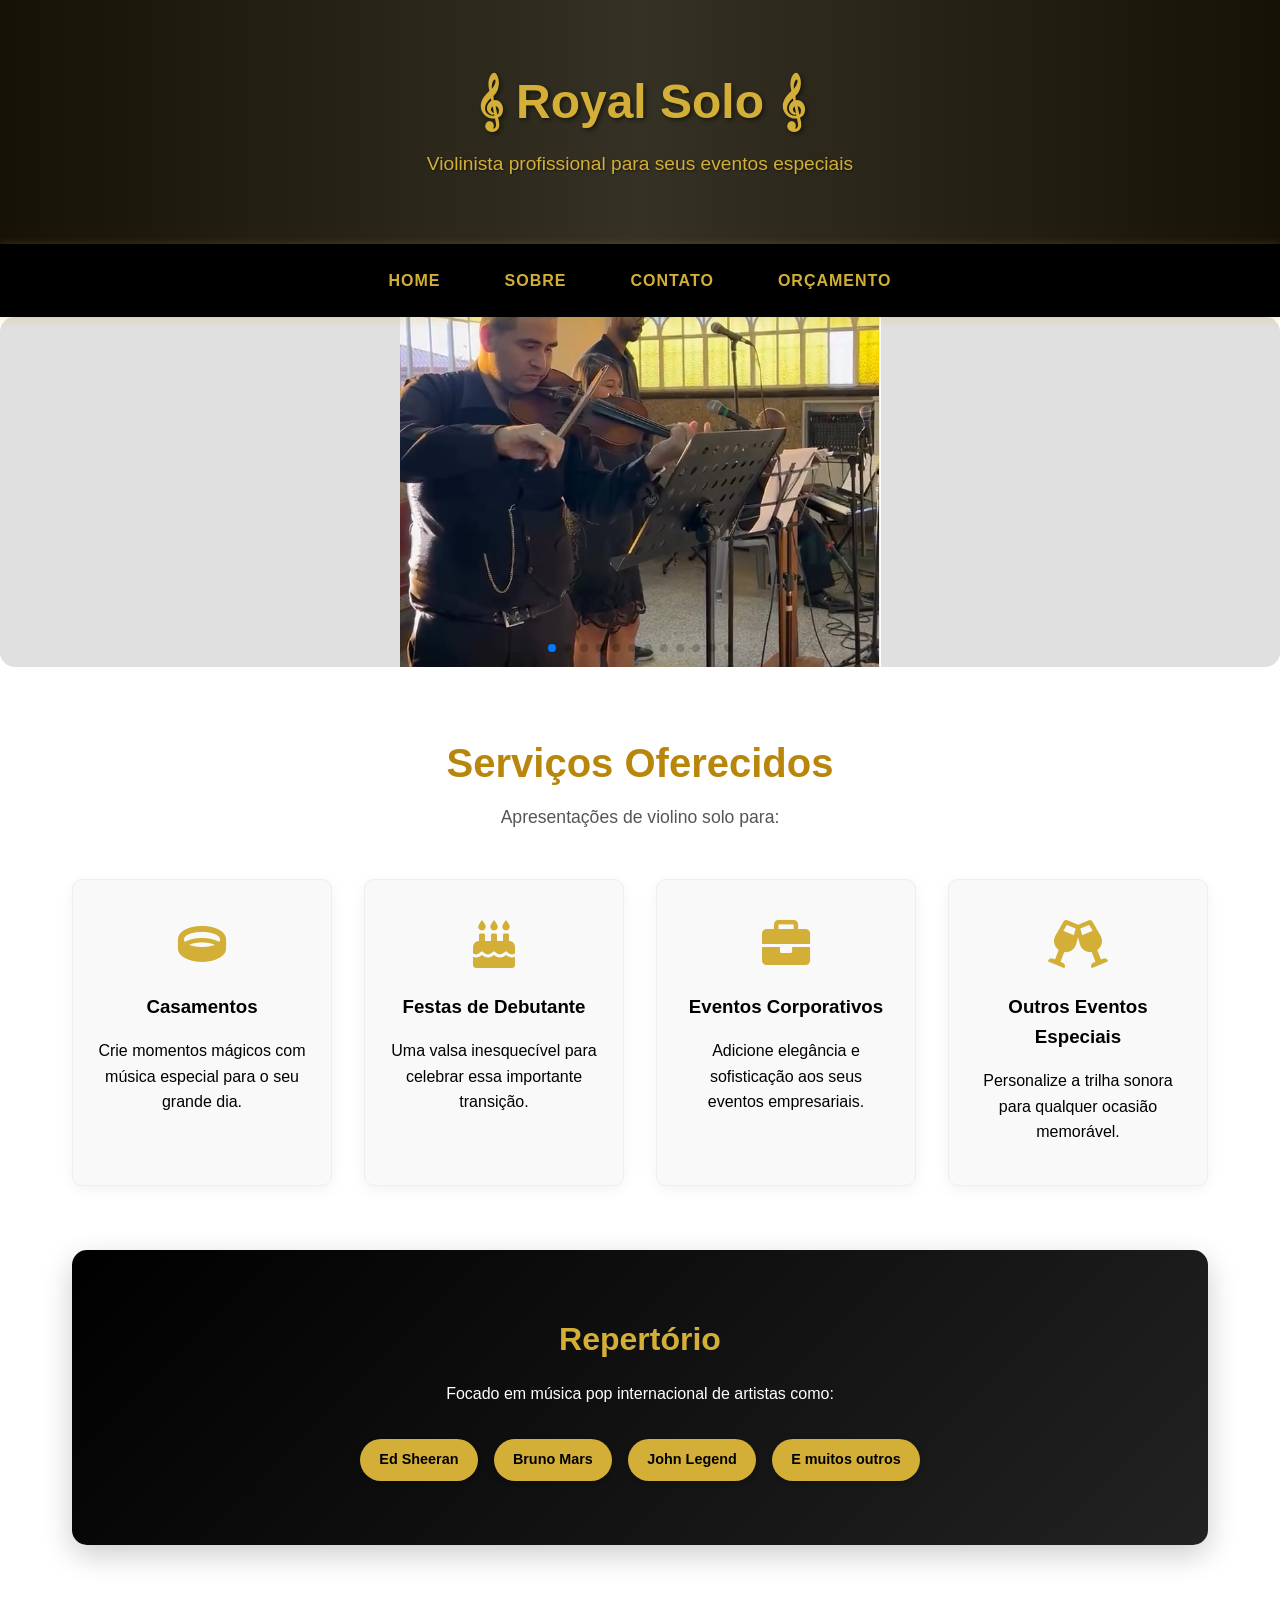
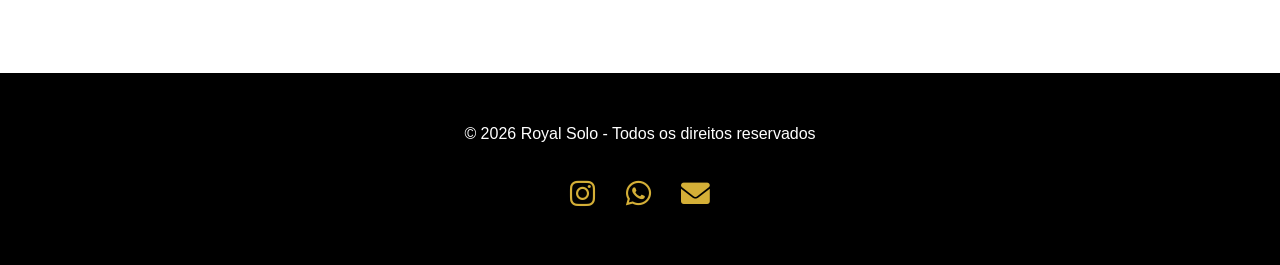
<file: App/index.html>
<!DOCTYPE html>
<html lang="pt-BR">
<head>
    <meta charset="UTF-8">
    <meta name="viewport" content="width=device-width, initial-scale=1.0">
    <title>Royal Solo - Violinista para Eventos</title>
    <meta name="description" content="Violinista profissional para casamentos, festas de debutante e eventos corporativos. Transforme seu evento com a elegância do violino solo.">
    <meta name="keywords" content="violinista, violino, música para casamento, evento corporativo, festa de debutante, músico para eventos, Royal Solo">

    <!-- Open Graph / Facebook -->
    <meta property="og:type" content="website">
    <meta property="og:url" content="https://royal-solo.filipe-deabreu.com/">
    <meta property="og:title" content="Royal Solo - Violinista para Eventos">
    <meta property="og:description" content="Música de violino solo para tornar seu evento inesquecível.">
    <meta property="og:image" content="https://royal-solo.filipe-deabreu.com/imagens/imagem1.png">

    <!-- Twitter -->
    <meta property="twitter:card" content="summary_large_image">
    <meta property="twitter:url" content="https://royal-solo.filipe-deabreu.com/">
    <meta property="twitter:title" content="Royal Solo - Violinista para Eventos">
    <meta property="twitter:description" content="Música de violino solo para tornar seu evento inesquecível.">
    <meta property="twitter:image" content="https://royal-solo.filipe-deabreu.com/imagens/imagem1.png">

    <link rel="stylesheet" href="https://cdnjs.cloudflare.com/ajax/libs/font-awesome/6.0.0-beta3/css/all.min.css">
    <link rel="stylesheet" href="https://cdn.jsdelivr.net/npm/swiper@9/swiper-bundle.min.css" />
    <link rel="stylesheet" href="style.css">
</head>

<body>
    <header>
        <h1>&#x1D11E; Royal Solo &#x1D11E;</h1>
        <p>Violinista profissional para seus eventos especiais</p>
    </header>

    <nav>
        <a href="/index">Home</a>
        <a href="/sobre">Sobre</a>
        <a href="/contato">Contato</a>
        <a href="/orcamento">Orçamento</a>
    </nav>

    <!-- Carrossel de imagens (espaço reservado) -->
    <div class="swiper-container">
        <div class="swiper-wrapper">
            <div class="swiper-slide"><img src="imagens/imagem1.png"  alt="Imagem 1">   </div>
            <div class="swiper-slide"><img src="imagens/imagem2.png"  alt="Imagem 2">   </div>
            <div class="swiper-slide"><img src="imagens/imagem3.png"  alt="Imagem 3">   </div>
            <div class="swiper-slide"><img src="imagens/imagem4.png"  alt="Imagem 4">   </div>
            <div class="swiper-slide"><img src="imagens/imagem5.png"  alt="Imagem 5">   </div>
            <div class="swiper-slide"><img src="imagens/imagem6.png"  alt="Imagem 6">   </div>
            <div class="swiper-slide"><img src="imagens/imagem7.png"  alt="Imagem 7">   </div>
            <div class="swiper-slide"><img src="imagens/imagem8.png"  alt="Imagem 8">   </div>
            <div class="swiper-slide"><img src="imagens/imagem9.png"  alt="Imagem 9">   </div>
            <div class="swiper-slide"><img src="imagens/imagem10.png" alt="Imagem 10">  </div>
            <div class="swiper-slide"><img src="imagens/imagem11.png" alt="Imagem 11">  </div>
            <div class="swiper-slide"><img src="imagens/imagem12.png" alt="Imagem 12">  </div>
        </div>
        <div class="swiper-pagination"></div>
    </div>

    <section class="main-content">
        <h2 class="section-title">Serviços Oferecidos</h2>
        <p class="section-description">Apresentações de violino solo para:</p>
        <div class="services-grid">
            <div class="service-card">
                <i class="fas fa-ring service-icon"></i>
                <h3>Casamentos</h3>
                <p>Crie momentos mágicos com música especial para o seu grande dia.</p>
            </div>
            <div class="service-card">
                <i class="fas fa-birthday-cake service-icon"></i>
                <h3>Festas de Debutante</h3>
                <p>Uma valsa inesquecível para celebrar essa importante transição.</p>
            </div>
            <div class="service-card">
                <i class="fas fa-briefcase service-icon"></i>
                <h3>Eventos Corporativos</h3>
                <p>Adicione elegância e sofisticação aos seus eventos empresariais.</p>
            </div>
            <div class="service-card">
                <i class="fas fa-glass-cheers service-icon"></i>
                <h3>Outros Eventos Especiais</h3>
                <p>Personalize a trilha sonora para qualquer ocasião memorável.</p>
            </div>
        </div>

        <div class="repertoire">
            <h3>Repertório</h3>
            <p>Focado em música pop internacional de artistas como:</p>
            <div class="artists">
                <span class="artist-tag">Ed Sheeran</span>
                <span class="artist-tag">Bruno Mars</span>
                <span class="artist-tag">John Legend</span>
                <span class="artist-tag">E muitos outros</span>
            </div>
        </div>
    </section>

    <footer>
        <div class="footer-content">
            <p>&copy; 2026 Royal Solo - Todos os direitos reservados</p>
            <div class="social-links">
                <a href="https://www.instagram.com/filipe.royal.solo/" target="_blank"><i class="fab fa-instagram"></i></a>
                <a href="https://wa.me/5511971308155" target="_blank"><i class="fab fa-whatsapp"></i></a>
                <a href="mailto:contato@royalsolo.com"><i class="fas fa-envelope"></i></a>
            </div>
        </div>
    </footer>

    <script src="https://cdn.jsdelivr.net/npm/swiper@9/swiper-bundle.min.js"></script>
    <script>
        // Inicialização do carrossel
        const swiper = new Swiper('.swiper-container', {
            loop: true,
            autoplay: {
                delay: 3000,
                disableOnInteraction: false,
            },
            pagination: {
                el: '.swiper-pagination',
                clickable: true,
            },
        });

        // Efeito de rolagem suave (Corrigido para verificar se é uma âncora interna)
        document.querySelectorAll('nav a').forEach(anchor => {
            anchor.addEventListener('click', function(e) {
                const targetId = this.getAttribute('href');

                if(targetId.startsWith('#') && targetId !== '#') {
                    e.preventDefault();
                    document.querySelector(targetId).scrollIntoView({
                        behavior: 'smooth'
                    });
                }
            });
        });

        // Animação ao rolar a página
        window.addEventListener('scroll', () => {
            const scrollPosition = window.scrollY;
            document.querySelector('nav').style.boxShadow =
                scrollPosition > 10
                    ? '0 2px 15px rgba(212, 175, 55, 0.5)'
                    : '0 2px 10px rgba(212, 175, 55, 0.3)';
        });
    </script>
</body>
</html>
</file>
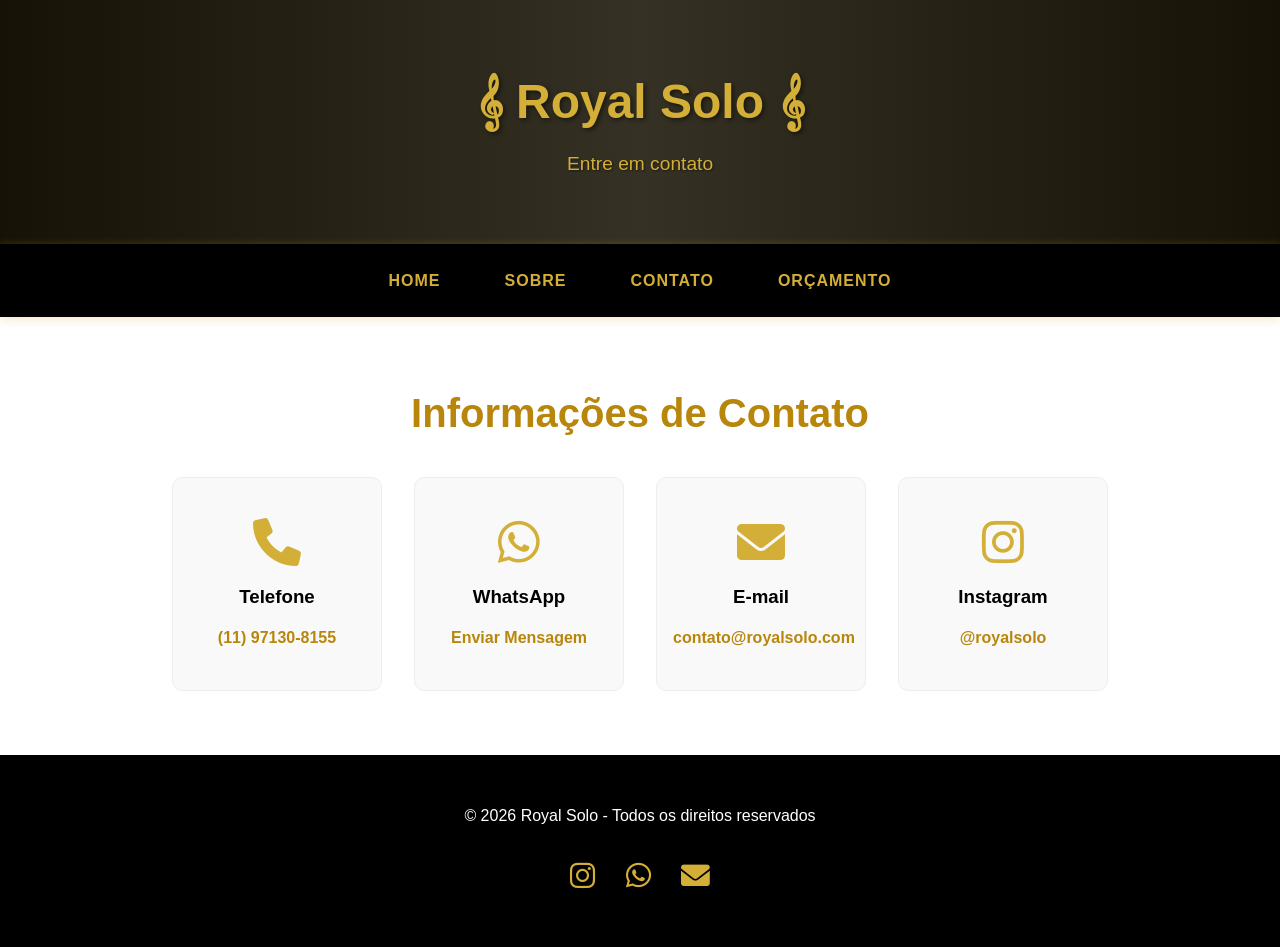
<file: App/contato.html>
<!DOCTYPE html>
<html lang="pt-BR">
<head>
    <meta charset="UTF-8">
    <meta name="viewport" content="width=device-width, initial-scale=1.0">
    <title>Contato - Royal Solo</title>
    <meta name="description" content="Entre em contato com o Royal Solo para contratar um violinista para seu evento. Peça um orçamento por WhatsApp, telefone ou e-mail.">
    <meta name="keywords" content="contato Royal Solo, orçamento violinista, contratar músico, telefone Royal Solo">

    <!-- Open Graph / Facebook -->
    <meta property="og:type" content="website">
    <meta property="og:url" content="https://royal-solo.filipe-deabreu.com/contato.html">
    <meta property="og:title" content="Contato - Royal Solo">
    <meta property="og:description" content="Fale com o Royal Solo e solicite um orçamento para seu evento.">
    <meta property="og:image" content="https://royal-solo.filipe-deabreu.com/imagens/imagem3.png">

    <!-- Twitter -->
    <meta property="twitter:card" content="summary_large_image">
    <meta property="twitter:url" content="https://royal-solo.filipe-deabreu.com/contato.html">
    <meta property="twitter:title" content="Contato - Royal Solo">
    <meta property="twitter:description" content="Fale com o Royal Solo e solicite um orçamento para seu evento.">
    <meta property="twitter:image" content="https://royal-solo.filipe-deabreu.com/imagens/imagem3.png">

    <link rel="stylesheet" href="https://cdnjs.cloudflare.com/ajax/libs/font-awesome/6.0.0-beta3/css/all.min.css">
    <link rel="stylesheet" href="style.css">
</head>
<body>
    <header>
        <h1>&#x1D11E; Royal Solo &#x1D11E;</h1>
        <p>Entre em contato</p>
    </header>

    <nav>
        <a href="/index">Home</a>
        <a href="/sobre">Sobre</a>
        <a href="/contato">Contato</a>
        <a href="/orcamento">Orçamento</a>
    </nav>


    <section class="contact-section">
        <h2 class="section-title">Informações de Contato</h2>
        <div class="contact-container">
            <div class="contact-card">
                <i class="fas fa-phone contact-icon"></i>
                <h3>Telefone</h3>
                <a href="tel:+5511971308155" class="contact-link">(11) 97130-8155 </a>
            </div>
            <div class="contact-card">
                <i class="fab fa-whatsapp contact-icon"></i>
                <h3>WhatsApp</h3>
                <a href="https://wa.me/5511971308155" class="contact-link" target="_blank">Enviar Mensagem</a>
            </div>
            <div class="contact-card">
                <i class="fas fa-envelope contact-icon"></i>
                <h3>E-mail</h3>
                <a href="mailto:contato@royalsolo.com" class="contact-link">contato@royalsolo.com</a>
            </div>
            <div class="contact-card">
                <i class="fab fa-instagram contact-icon"></i>
                <h3>Instagram</h3>
                <a href="https://www.instagram.com/filipe.royal.solo/" class="contact-link" target="_blank">@royalsolo</a>
            </div>
        </div>
    </section>

    <footer>
        <div class="footer-content">
            <p>&copy; 2026 Royal Solo - Todos os direitos reservados</p>
            <div class="social-links">
                <a href="https://www.instagram.com/filipe.royal.solo/" target="_blank"><i class="fab fa-instagram"></i></a>
                <a href="https://wa.me/5511971308155" target="_blank"><i class="fab fa-whatsapp"></i></a>
                <a href="mailto:contato@royalsolo.com"><i class="fas fa-envelope"></i></a>
            </div>
        </div>
    </footer>

    <script>
        // Efeito de rolagem suave
        document.querySelectorAll('nav a').forEach(anchor => {
            anchor.addEventListener('click', function(e) {
                const targetId = this.getAttribute('href');

                // Só impede o clique padrão e faz o scroll suave se for um link de ID (#)
                if(targetId.startsWith('#') && targetId !== '#') {
                    e.preventDefault();
                    document.querySelector(targetId).scrollIntoView({
                        behavior: 'smooth'
                    });
                }
            });
        });

        // Animação ao rolar a página
        window.addEventListener('scroll', () => {
            const scrollPosition = window.scrollY;
            document.querySelector('nav').style.boxShadow =
                scrollPosition > 10
                    ? '0 2px 15px rgba(212, 175, 55, 0.5)'
                    : '0 2px 10px rgba(212, 175, 55, 0.3)';
        });

        // Efeito hover nos cards de contato
        document.querySelectorAll('.contact-card').forEach(card => {
            card.addEventListener('mouseenter', () => {
                const icon = card.querySelector('.contact-icon');
                icon.style.transform = 'scale(1.2) rotate(5deg)';
                icon.style.color = 'var(--dark-gold)';
            });

            card.addEventListener('mouseleave', () => {
                const icon = card.querySelector('.contact-icon');
                icon.style.transform = 'scale(1) rotate(0)';
                icon.style.color = 'var(--gold)';
            });
        });
    </script>
</body>
</html>
</file>
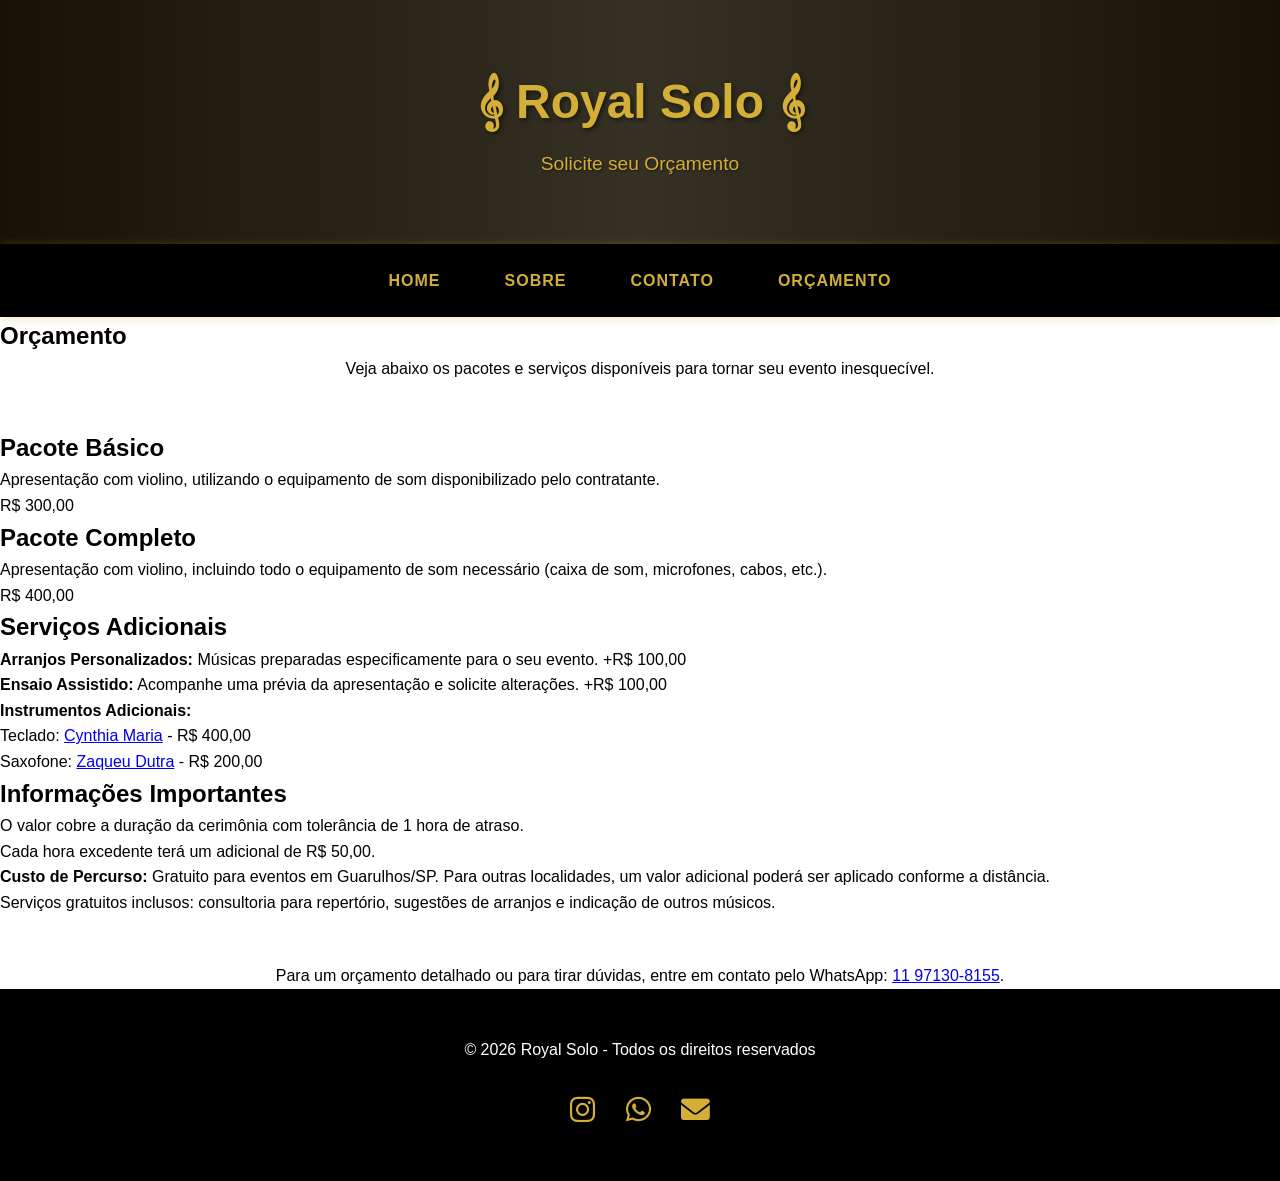
<file: App/orcamento.html>
<!DOCTYPE html>
<html lang="pt-BR">
<head>
    <meta charset="UTF-8">
    <meta name="viewport" content="width=device-width, initial-scale=1.0">
    <title>Orçamento - Royal Solo</title>
    <link rel="stylesheet" href="https://cdnjs.cloudflare.com/ajax/libs/font-awesome/6.0.0-beta3/css/all.min.css">
    <link rel="stylesheet" href="style.css">
</head>
<body>
    <header>
        <h1>&#x1D11E; Royal Solo &#x1D11E;</h1>
        <p>Solicite seu Orçamento</p>
    </header>

    <nav>
        <a href="/index">Home</a>
        <a href="/sobre">Sobre</a>
        <a href="/contato">Contato</a>
        <a href="/orcamento">Orçamento</a>
    </nav>

    <main>
        <section id="orcamento">
            <h1>Orçamento</h1>
            <p style="text-align: center; margin-bottom: 3rem;">Veja abaixo os pacotes e serviços disponíveis para tornar seu evento inesquecível.</p>

            <div class="pacote">
                <h2>Pacote Básico</h2>
                <p>Apresentação com violino, utilizando o equipamento de som disponibilizado pelo contratante.</p>
                <p class="preco">R$ 300,00</p>
            </div>

            <div class="pacote">
                <h2>Pacote Completo</h2>
                <p>Apresentação com violino, incluindo todo o equipamento de som necessário (caixa de som, microfones, cabos, etc.).</p>
                <p class="preco">R$ 400,00</p>
            </div>

            <h2>Serviços Adicionais</h2>
            <ul>
                <li><strong>Arranjos Personalizados:</strong> Músicas preparadas especificamente para o seu evento. <span>+R$ 100,00</span></li>
                <li><strong>Ensaio Assistido:</strong> Acompanhe uma prévia da apresentação e solicite alterações. <span>+R$ 100,00</span></li>
                <li><strong>Instrumentos Adicionais:</strong>
                    <ul>
                        <li>Teclado: <a href="https://www.instagram.com/cynthia.pianista/" target="_blank">Cynthia Maria</a> - R$ 400,00</li>
                        <li>Saxofone: <a href="https://www.instagram.com/zaqueufdutra/" target="_blank">Zaqueu Dutra</a> - R$ 200,00</li>
                    </ul>
                </li>
            </ul>

            <h2>Informações Importantes</h2>
            <ul>
                <li>O valor cobre a duração da cerimônia com tolerância de 1 hora de atraso.</li>
                <li>Cada hora excedente terá um adicional de R$ 50,00.</li>
                <li><strong>Custo de Percurso:</strong> Gratuito para eventos em Guarulhos/SP. Para outras localidades, um valor adicional poderá ser aplicado conforme a distância.</li>
                <li>Serviços gratuitos inclusos: consultoria para repertório, sugestões de arranjos e indicação de outros músicos.</li>
            </ul>

             <p style="text-align: center; margin-top: 3rem;">Para um orçamento detalhado ou para tirar dúvidas, entre em contato pelo WhatsApp: <a href="https://wa.me/5511971308155">11 97130-8155</a>.</p>
        </section>
    </main>
    <footer>
        <div class="footer-content">
            <p>&copy; 2026 Royal Solo - Todos os direitos reservados</p>
            <div class="social-links">
                <a href="https://www.instagram.com/filipe.royal.solo/" target="_blank"><i class="fab fa-instagram"></i></a>
                <a href="https://wa.me/5511971308155" target="_blank"><i class="fab fa-whatsapp"></i></a>
                <a href="mailto:contato@royalsolo.com"><i class="fas fa-envelope"></i></a>
            </div>
        </div>
    </footer>

    <script>
        // Animação ao rolar a página
        window.addEventListener('scroll', () => {
            const scrollPosition = window.scrollY;
            document.querySelector('nav').style.boxShadow =
                scrollPosition > 10
                    ? '0 2px 15px rgba(212, 175, 55, 0.5)'
                    : '0 2px 10px rgba(212, 175, 55, 0.3)';
        });
    </script>
</body>
</html>
</file>
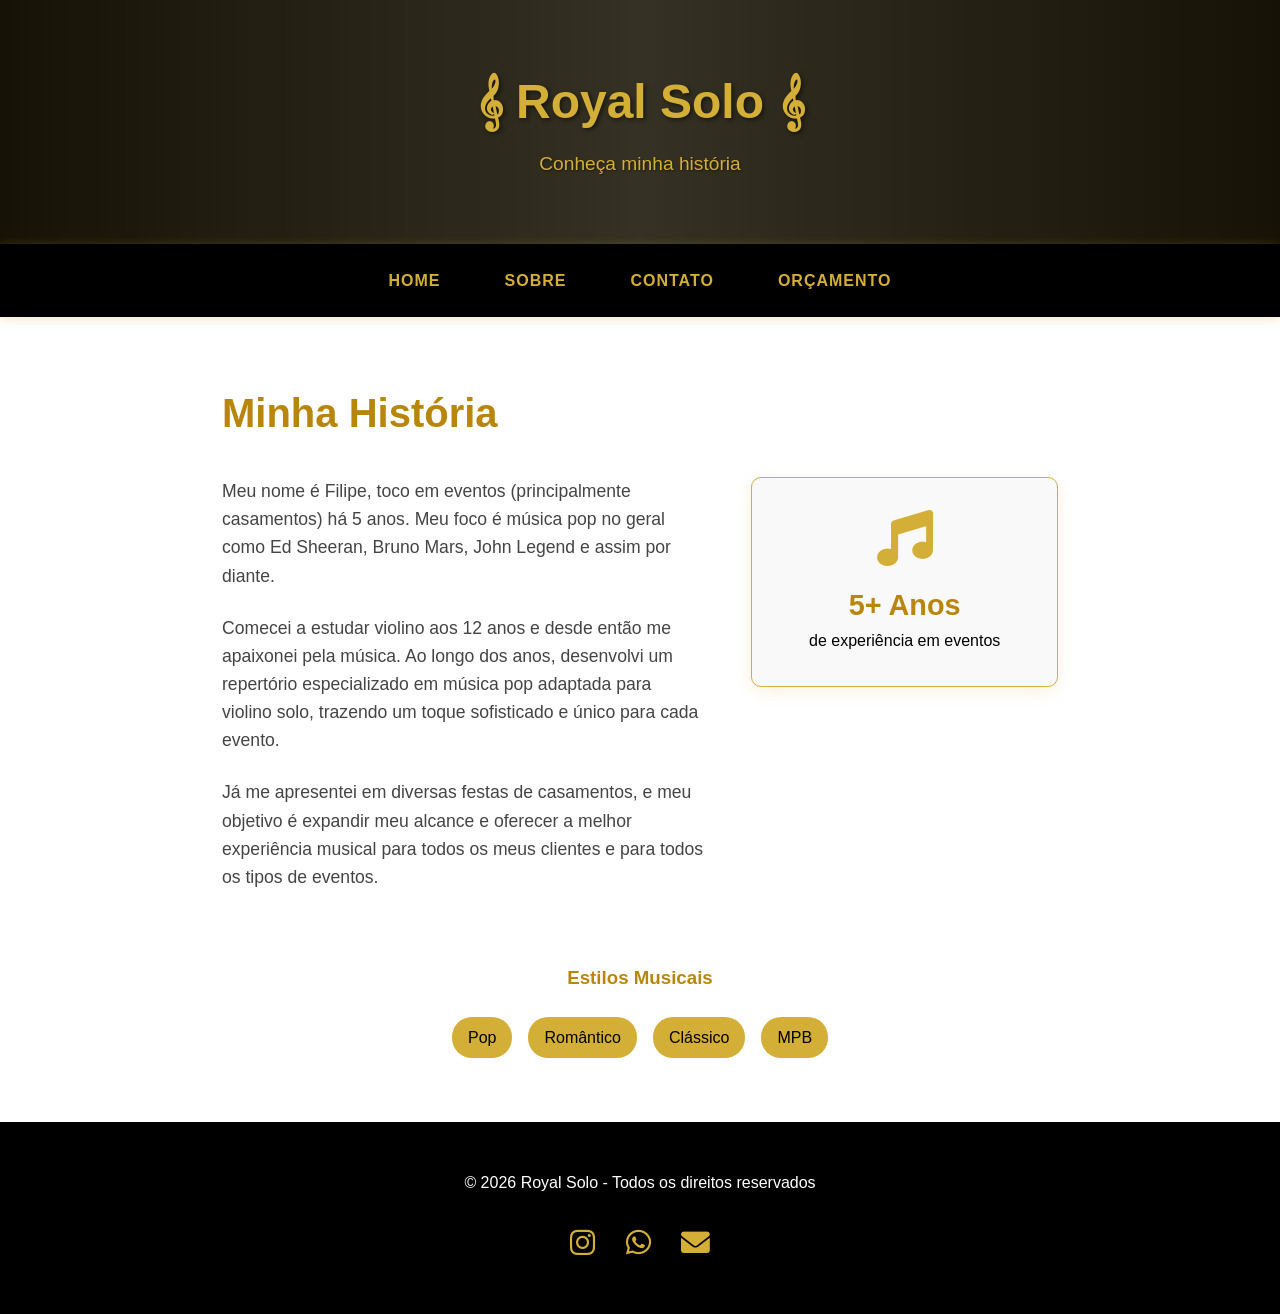
<file: App/sobre.html>
<!DOCTYPE html>
<html lang="pt-BR">
<head>
    <meta charset="UTF-8">
    <meta name="viewport" content="width=device-width, initial-scale=1.0">
    <title> Sobre - Royal Solo</title>
    <meta name="description" content="Conheça a história de Filipe, o violinista por trás do Royal Solo. Mais de 5 anos de experiência em transformar eventos com música pop e clássica.">
    <meta name="keywords" content="sobre Royal Solo, violinista Filipe, história músico, experiência em eventos">

    <!-- Open Graph / Facebook -->
    <meta property="og:type" content="website">
    <meta property="og:url" content="https://royal-solo.filipe-deabreu.com/sobre.html">
    <meta property="og:title" content="Sobre - Royal Solo">
    <meta property="og:description" content="Conheça a história e a paixão pela música que move o Royal Solo.">
    <meta property="og:image" content="https://royal-solo.filipe-deabreu.com/imagens/imagem2.png">

    <!-- Twitter -->
    <meta property="twitter:card" content="summary_large_image">
    <meta property="twitter:url" content="https://royal-solo.filipe-deabreu.com/sobre.html">
    <meta property="twitter:title" content="Sobre - Royal Solo">
    <meta property="twitter:description" content="Conheça a história e a paixão pela música que move o Royal Solo.">
    <meta property="twitter:image" content="https://royal-solo.filipe-deabreu.com/imagens/imagem2.png">

    <link rel="stylesheet" href="https://cdnjs.cloudflare.com/ajax/libs/font-awesome/6.0.0-beta3/css/all.min.css">
    <link rel="stylesheet" href="style.css">
</head>

<body>
    <header>
        <h1>&#x1D11E; Royal Solo &#x1D11E;</h1>
        <p>Conheça minha história</p>
    </header>

    <nav>
        <a href="/index">Home</a>
        <a href="/sobre">Sobre</a>
        <a href="/contato">Contato</a>
        <a href="/orcamento">Orçamento</a>
    </nav>

    <section class="about-section">
        <h2 class="section-title">Minha História</h2>

        <div class="about-content">
            <div class="about-text">
                <p>Meu nome é Filipe, toco em eventos (principalmente casamentos) há 5 anos. Meu foco é música pop no geral como Ed Sheeran, Bruno Mars, John Legend e assim por diante.</p>
                <p>Comecei a estudar violino aos 12 anos e desde então me apaixonei pela música. Ao longo dos anos, desenvolvi um repertório especializado em música pop adaptada para violino solo, trazendo um toque sofisticado e único para cada evento.</p>
                <p>Já me apresentei em diversas festas de casamentos, e meu objetivo é expandir meu alcance e oferecer a melhor experiência musical para todos os meus clientes e para todos os tipos de eventos.</p>
            </div>

            <div class="experience-card">
                <i class="fas fa-music experience-icon"></i>
                <h3>5+ Anos</h3>
                <p>de experiência em eventos</p>
            </div>
        </div>

        <div class="music-genres">
            <h3>Estilos Musicais</h3>
            <div class="genre-tags">
                <span class="genre-tag">Pop</span>
                <span class="genre-tag">Romântico</span>
                <span class="genre-tag">Clássico</span>
                <span class="genre-tag">MPB</span>
            </div>
        </div>
    </section>

    <footer>
        <div class="footer-content">
            <p>&copy; 2026 Royal Solo - Todos os direitos reservados</p>
            <div class="social-links">
                <a href="https://www.instagram.com/filipe.royal.solo/" target="_blank"><i class="fab fa-instagram"></i></a>
                <a href="https://wa.me/5511971308155" target="_blank"><i class="fab fa-whatsapp"></i></a>
                <a href="mailto:contato@royalsolo.com"><i class="fas fa-envelope"></i></a>
            </div>
        </div>
    </footer>

    <script>
        // Efeito de rolagem suave
        document.querySelectorAll('nav a').forEach(anchor => {
            anchor.addEventListener('click', function(e) {
                const targetId = this.getAttribute('href');

                // Só impede o clique padrão e faz o scroll suave se for um link de ID (#)
                if(targetId.startsWith('#') && targetId !== '#') {
                    e.preventDefault();
                    document.querySelector(targetId).scrollIntoView({
                        behavior: 'smooth'
                    });
                }
            });
        });

        // Animação ao rolar a página
        window.addEventListener('scroll', () => {
            const scrollPosition = window.scrollY;
            document.querySelector('nav').style.boxShadow =
                scrollPosition > 10
                    ? '0 2px 15px rgba(212, 175, 55, 0.5)'
                    : '0 2px 10px rgba(212, 175, 55, 0.3)';
        });

        // Efeito pulsante no ícone de experiência
        const experienceIcon = document.querySelector('.experience-icon');
        if(experienceIcon) {
            setInterval(() => {
                experienceIcon.style.transform = 'scale(1.1)';
                experienceIcon.style.color = 'var(--dark-gold)';

                setTimeout(() => {
                    experienceIcon.style.transform = 'scale(1)';
                    experienceIcon.style.color = 'var(--gold)';
                }, 500);
            }, 2000);
        }
    </script>
</body>
</html>
</file>
<file: App/style.css>
:root {
    --gold: #D4AF37;
    --dark-gold: #B8860B;
    --black: #000000;
    --white: #FFFFFF;
    --gray: #222222;
}
* {
    margin: 0;
    padding: 0;
    box-sizing: border-box;
    transition: all 0.3s ease;
}
body {
    font-family: 'Arial', sans-serif;
    line-height: 1.6;
    color: var(--black);
    background-color: var(--white);
    overflow-x: hidden;
}
header {
    background: linear-gradient(to right, var(--black), var(--gray), var(--black));
    color: var(--gold);
    padding: 4rem 1rem;
    text-align: center;
    position: relative;
    overflow: hidden;
}
header::before {
    content: '';
    position: absolute;
    top: 0;
    left: 0;
    width: 100%;
    height: 100%;
    background: url('data:image/svg+xml;utf8,<svg xmlns="http://www.w3.org/2000/svg" viewBox="0 0 100 100" preserveAspectRatio="none"><path fill="%23D4AF37" opacity="0.1" d="M0,0 L100,0 L100,100 L0,100 Z" /></svg>');
    background-size: cover;
    z-index: 0;
}
header h1 {
    position: relative;
    z-index: 1;
    font-size: 3rem;
    text-shadow: 2px 2px 4px rgba(0, 0, 0, 0.5);
    margin-bottom: 0.5rem;
    animation: fadeIn 1.5s ease-in-out;
}
header p {
    position: relative;
    z-index: 1;
    font-size: 1.2rem;
    text-shadow: 1px 1px 2px rgba(0, 0, 0, 0.5);
    animation: fadeIn 2s ease-in-out;
}
@keyframes fadeIn {
    from { opacity: 0; transform: translateY(-20px); }
    to { opacity: 1; transform: translateY(0); }
}
nav {
    display: flex;
    justify-content: center;
    background: var(--black);
    padding: 1rem;
    position: sticky;
    top: 0;
    z-index: 100;
    box-shadow: 0 2px 10px rgba(212, 175, 55, 0.3);
}
nav a {
    color: var(--gold);
    text-decoration: none;
    padding: 0.5rem 1.5rem;
    margin: 0 0.5rem;
    font-weight: bold;
    letter-spacing: 1px;
    position: relative;
    text-transform: uppercase;
}
nav a::after {
    content: '';
    position: absolute;
    bottom: 0;
    left: 50%;
    width: 0;
    height: 2px;
    background: var(--gold);
    transition: all 0.3s ease;
}
nav a:hover::after {
    width: 100%;
    left: 0;
}
nav a:hover {
    color: var(--dark-gold);
}
.main-content {
    padding: 4rem 2rem;
    max-width: 1200px;
    margin: 0 auto;
    text-align: center;
}
.section-title {
    font-size: 2.5rem;
    color: var(--dark-gold);
    margin-bottom: 0.5rem;
}
.section-description {
    font-size: 1.1rem;
    color: #555;
    margin-bottom: 3rem;
}
.services-grid {
    display: grid;
    grid-template-columns: repeat(auto-fit, minmax(250px, 1fr));
    gap: 2rem;
    margin-bottom: 4rem;
}
.service-card {
    background-color: #f9f9f9;
    padding: 2.5rem 1.5rem;
    border-radius: 10px;
    box-shadow: 0 4px 15px rgba(0,0,0,0.05);
    border: 1px solid #eee;
}
.service-card:hover {
    transform: translateY(-10px);
    box-shadow: 0 10px 20px rgba(212, 175, 55, 0.2);
    border-color: var(--gold);
}
.service-icon {
    font-size: 3rem;
    color: var(--gold);
    margin-bottom: 1.5rem;
}
.service-card h3 {
    margin-bottom: 1rem;
    color: var(--black);
}
.repertoire {
    background: linear-gradient(135deg, var(--black), var(--gray));
    color: var(--white);
    padding: 4rem 2rem;
    border-radius: 15px;
    margin-bottom: 4rem;
    box-shadow: 0 10px 30px rgba(0,0,0,0.2);
}
.repertoire h3 {
    color: var(--gold);
    font-size: 2rem;
    margin-bottom: 1rem;
}
.artists {
    display: flex;
    flex-wrap: wrap;
    justify-content: center;
    gap: 1rem;
    margin-top: 2rem;
}
.artist-tag {
    background-color: var(--gold);
    color: var(--black);
    padding: 0.6rem 1.2rem;
    border-radius: 30px;
    font-weight: bold;
    font-size: 0.9rem;
    box-shadow: 0 2px 5px rgba(0,0,0,0.2);
}
.artist-tag:hover {
    background-color: var(--dark-gold);
    color: var(--white);
}
.swiper-container {
    width: 100%;
    height: 350px;
    background-color: #eee;
    border-radius: 15px;
    overflow: hidden;
    position: relative;
}
.swiper-slide {
    display: flex;
    align-items: center;
    justify-content: center;
    font-size: 2rem;
    color: #888;
    background-color: #e0e0e0;
}
footer {
    background-color: var(--black);
    color: var(--white);
    padding: 3rem 1rem;
    text-align: center;
}
.social-links {
    margin-top: 1.5rem;
}
.social-links a {
    color: var(--gold);
    font-size: 1.8rem;
    margin: 0 0.8rem;
    display: inline-block;
}
.social-links a:hover {
    color: var(--white);
    transform: scale(1.1);
}
.about-section {
    padding: 4rem 2rem;
    max-width: 900px;
    margin: 0 auto;
    text-align: left;
}
.about-content {
    display: flex;
    align-items: flex-start;
    gap: 3rem;
    margin-top: 2rem;
}
.about-text {
    flex: 2;
}
.about-text p {
    margin-bottom: 1.5rem;
    font-size: 1.1rem;
    color: #444;
}
.experience-card {
    flex: 1;
    background-color: #f9f9f9;
    padding: 2rem;
    text-align: center;
    border-radius: 10px;
    border: 1px solid var(--gold);
    box-shadow: 0 5px 15px rgba(212, 175, 55, 0.15);
}
.experience-icon {
    font-size: 3.5rem;
    color: var(--gold);
    margin-bottom: 1rem;
}
.experience-card h3 {
    font-size: 1.8rem;
    color: var(--dark-gold);
}
.music-genres {
    margin-top: 3rem;
    text-align: center;
}
.music-genres h3 {
    color: var(--dark-gold);
    margin-bottom: 1.5rem;
}
.genre-tags {
    display: flex;
    justify-content: center;
    gap: 1rem;
}
.genre-tag {
    background-color: var(--gold);
    color: var(--black);
    padding: 0.5rem 1rem;
    border-radius: 20px;
}
.contact-section {
    padding: 4rem 2rem;
    max-width: 1000px;
    margin: 0 auto;
    text-align: center;
}
.contact-container {
    display: grid;
    grid-template-columns: repeat(auto-fit, minmax(200px, 1fr));
    gap: 2rem;
    margin-top: 2rem;
}
.contact-card {
    background-color: #f9f9f9;
    padding: 2.5rem 1rem;
    border-radius: 10px;
    border: 1px solid #eee;
}
.contact-card:hover {
    transform: translateY(-5px);
    box-shadow: 0 8px 20px rgba(212, 175, 55, 0.2);
}
.contact-icon {
    font-size: 3rem;
    color: var(--gold);
    margin-bottom: 1rem;
}
.contact-card h3 {
    margin-bottom: 0.8rem;
}
.contact-link {
    color: var(--dark-gold);
    text-decoration: none;
    font-weight: bold;
}
.contact-link:hover {
    text-decoration: underline;
}


/* Media Query para responsividade */
@media (max-width: 768px) {
    header {
        padding: 3rem 1rem;
    }
    header h1 {
        font-size: 2.5rem;
    }
    header p {
        font-size: 1rem;
    }
    nav {
        flex-direction: column;
        align-items: center;
    }
    nav a {
        padding: 0.8rem 1rem;
        margin: 0.3rem 0;
    }
    .main-content,
    .about-section,
    .contact-section {
        padding: 3rem 1rem;
    }
    .about-content {
        flex-direction: column;
        gap: 2rem;
    }
}
@media (max-width: 480px) {
    header {
        padding: 2.5rem 1rem;
    }
    header h1 {
        font-size: 2rem;
    }
    .section-title {
        font-size: 2rem;
    }
    .services-grid,
    .contact-container {
        grid-template-columns: 1fr;
    }
    .genre-tags {
        flex-direction: column;
        gap: 0.8rem;
    }
}
</file>
